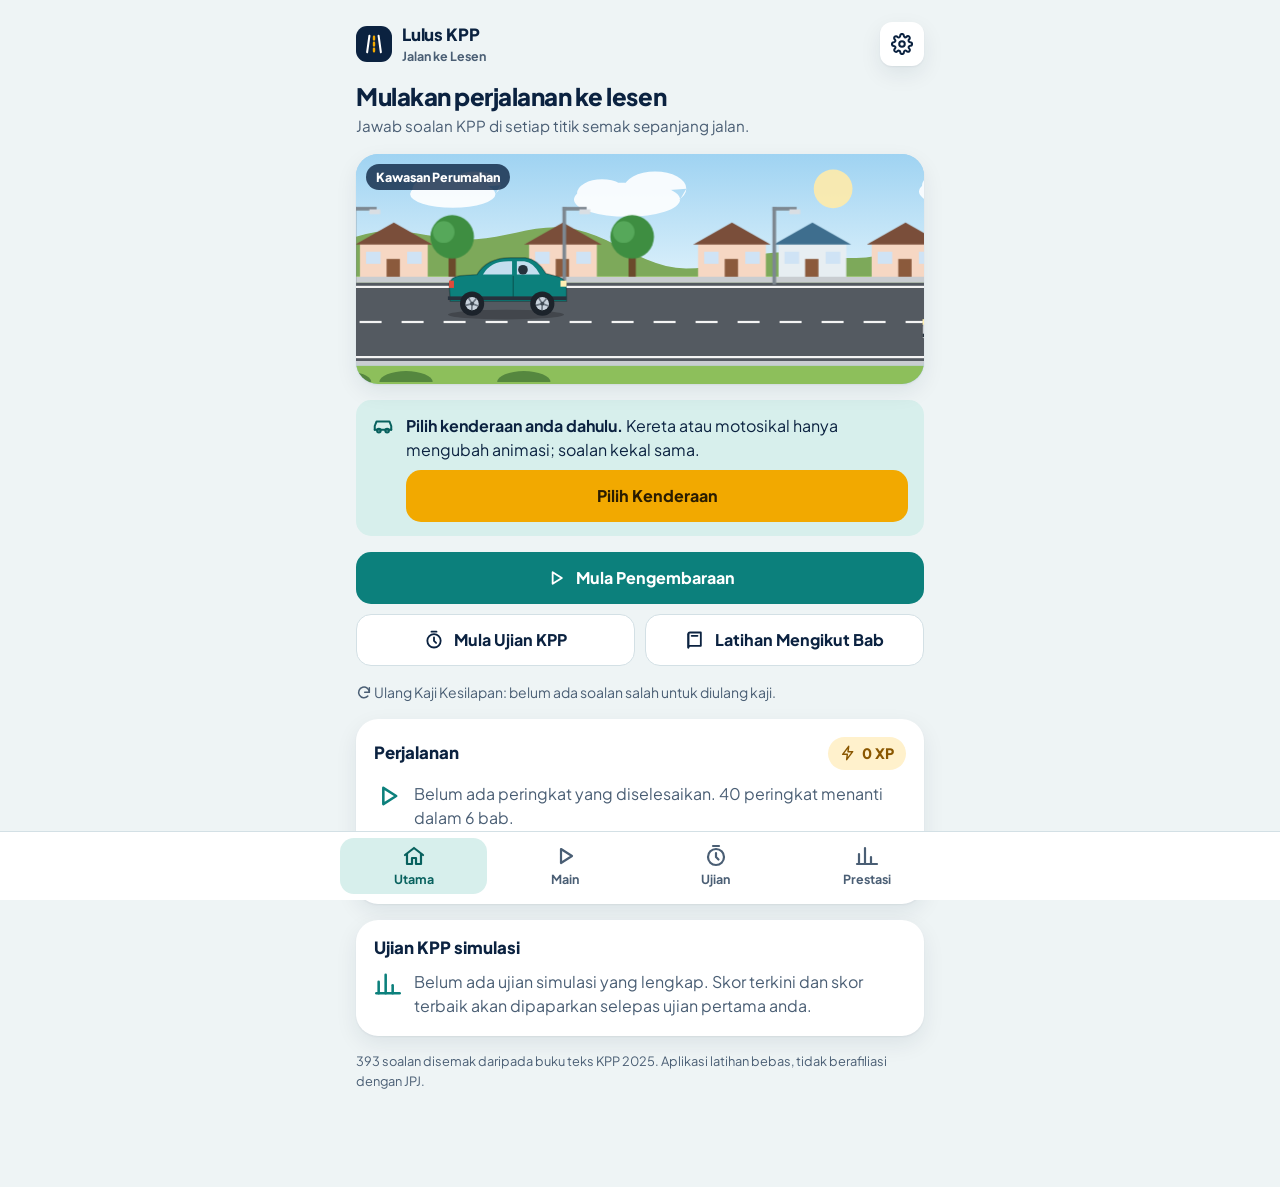
<file: app/index.html>
<!doctype html>
<html lang="ms">
<head>
<meta charset="utf-8">
<meta name="viewport" content="width=device-width, initial-scale=1, viewport-fit=cover">
<title>Lulus KPP: Jalan ke Lesen</title>
<meta name="claude:viewport-fit-sides" content="cover">
<meta name="description" content="Permainan pembelajaran teori KPP: pilih kereta atau motosikal, jawab soalan di setiap titik semak, dan cuba simulasi ujian KPP Gabungan 70 soalan.">
<meta name="theme-color" content="#0B2240">
<link rel="manifest" href="manifest.webmanifest">
<link rel="icon" href="assets/icon.svg" type="image/svg+xml">
<link rel="apple-touch-icon" href="assets/icon-192.png">
<link rel="preconnect" href="https://fonts.googleapis.com">
<link rel="preconnect" href="https://fonts.gstatic.com" crossorigin>
<link rel="stylesheet" href="https://fonts.googleapis.com/css2?family=Plus+Jakarta+Sans:wght@400;500;600;700;800&display=swap">
<link rel="stylesheet" href="css/app.css">
</head>
<body>
<div id="app" class="app">
  <div class="boot" id="boot" role="status">
    <div class="boot-mark" aria-hidden="true"></div>
    <p>Memuatkan soalan…</p>
  </div>
</div>
<script type="module" src="js/app.js"></script>
</body>
</html>
</file>
<file: app/css/app.css>
/* Layout: single phone column (max 600px) with a fixed bottom tab bar; play screens pin a road scene at the top with the question panel below. */
:root {
  --bg: #EEF4F5;
  --surface: #FFFFFF;
  --surface-2: #E5EFF1;
  --ink: #0B2240;
  --ink-2: #4A5E74;
  --line: #D3E0E5;
  --navy: #0B2240;
  --navy-2: #163A66;
  --on-navy: #FFFFFF;
  --on-navy-2: #B9CCDD;
  --teal: #0C807C;
  --teal-strong: #08615E;
  --teal-soft: #D7EFEC;
  --on-teal: #FFFFFF;
  --sun: #F2A900;
  --sun-soft: #FFF1CC;
  --on-sun: #2B1D00;
  --ok: #11704F;
  --ok-soft: #DFF3E9;
  --bad: #B3261E;
  --bad-soft: #FBE7E5;
  --warn: #8A5700;
  --warn-soft: #FFF0D2;
  --focus: #F2A900;
  --shadow: 0 1px 2px rgb(11 34 64 / 6%), 0 8px 22px rgb(11 34 64 / 8%);
  --font: "Plus Jakarta Sans", "Segoe UI", Roboto, "Helvetica Neue", Arial, sans-serif;
  --r-lg: 22px;
  --r-md: 15px;
  --r-sm: 10px;
  --nav-h: 68px;
  color-scheme: light;
}
@media (prefers-color-scheme: dark) {
  :root:not([data-theme="light"]) {
    --bg: #071426; --surface: #0E2240; --surface-2: #142C4E; --ink: #EAF2F6; --ink-2: #A8BBCD; --line: #22406A;
    --navy: #0A1C36; --navy-2: #163A66; --on-navy: #FFFFFF; --on-navy-2: #B9CCDD;
    --teal: #3BC2B9; --teal-strong: #7ADAD3; --teal-soft: #0F3B45; --on-teal: #062022;
    --sun: #F4BE3A; --sun-soft: #3A2E0D; --on-sun: #1E1500;
    --ok: #5FD3A0; --ok-soft: #0E3529; --bad: #FF9389; --bad-soft: #3E1A1A; --warn: #F4BE57; --warn-soft: #3A2B0D;
    --shadow: 0 1px 2px rgb(0 0 0 / 30%), 0 8px 22px rgb(0 0 0 / 28%);
    color-scheme: dark;
  }
}
:root[data-theme="dark"] {
  --bg: #071426; --surface: #0E2240; --surface-2: #142C4E; --ink: #EAF2F6; --ink-2: #A8BBCD; --line: #22406A;
  --navy: #0A1C36; --navy-2: #163A66; --on-navy: #FFFFFF; --on-navy-2: #B9CCDD;
  --teal: #3BC2B9; --teal-strong: #7ADAD3; --teal-soft: #0F3B45; --on-teal: #062022;
  --sun: #F4BE3A; --sun-soft: #3A2E0D; --on-sun: #1E1500;
  --ok: #5FD3A0; --ok-soft: #0E3529; --bad: #FF9389; --bad-soft: #3E1A1A; --warn: #F4BE57; --warn-soft: #3A2B0D;
  --shadow: 0 1px 2px rgb(0 0 0 / 30%), 0 8px 22px rgb(0 0 0 / 28%);
  color-scheme: dark;
}

*, *::before, *::after { box-sizing: border-box; }
html, body { height: 100%; }
body {
  margin: 0;
  background: var(--bg);
  color: var(--ink);
  font-family: var(--font);
  font-size: 1rem;
  line-height: 1.5;
  -webkit-font-smoothing: antialiased;
  -webkit-tap-highlight-color: transparent;
}
body::before { content: ""; position: fixed; inset: 0 0 auto; height: env(safe-area-inset-top, 0px); z-index: 30; background: var(--bg); }
img { max-width: 100%; }
button, input, select { font: inherit; color: inherit; }
button { cursor: pointer; }
:focus-visible { outline: 3px solid var(--focus); outline-offset: 2px; border-radius: 6px; }
h1, h2, h3 { line-height: 1.2; margin: 0; text-wrap: balance; }
p { margin: 0; }
.tnum { font-variant-numeric: tabular-nums; }
.visually-hidden { position: absolute !important; width: 1px; height: 1px; overflow: hidden; clip: rect(0 0 0 0); white-space: nowrap; }
.app { min-height: 100%; }

.screen {
  max-width: 600px; margin: 0 auto;
  padding-left: max(16px, env(safe-area-inset-left, 0px));
  padding-right: max(16px, env(safe-area-inset-right, 0px));
  padding-block: 12px calc(var(--nav-h) + 28px + env(safe-area-inset-bottom, 0px));
  display: flex; flex-direction: column; gap: 16px;
}
.screen.exam-screen { padding-block-end: calc(150px + env(safe-area-inset-bottom, 0px)); }
.screen.play-screen { padding-block-end: calc(110px + env(safe-area-inset-bottom, 0px)); gap: 12px; }

/* Motion: entrance only when motion is full */
.motion-full .screen { animation: enter .18s ease-out; }
@keyframes enter { from { opacity: .55; } to { opacity: 1; } }

/* ---------- Boot ---------- */
.boot { min-height: 100vh; display: grid; place-content: center; justify-items: center; gap: 14px; color: var(--ink-2); }
.boot-mark { width: 54px; height: 54px; border-radius: 16px; background: var(--navy); position: relative; overflow: hidden; }
.boot-mark::after { content: ""; position: absolute; left: 24px; top: -20px; width: 6px; height: 120px; background: repeating-linear-gradient(var(--teal) 0 12px, transparent 12px 22px); }

/* ---------- Header ---------- */
.topbar { display: flex; align-items: center; justify-content: space-between; gap: 12px; min-height: 44px; }
.brand { display: flex; align-items: center; gap: 10px; font-weight: 800; font-size: 1.05rem; letter-spacing: -0.01em; min-width: 0; }
.brand small { display: block; font-size: .78rem; color: var(--ink-2); font-weight: 700; letter-spacing: 0; }
.brand-mark { width: 36px; height: 36px; border-radius: 11px; background: var(--navy); display: grid; place-items: center; flex: none; }
.brand-mark svg { width: 22px; height: 22px; }
.title { font-size: 1.5rem; font-weight: 800; letter-spacing: -0.02em; }
.subtitle { color: var(--ink-2); font-size: .95rem; }
.back-btn { display: inline-flex; align-items: center; gap: 6px; border: 0; background: none; color: var(--teal-strong); font-weight: 700; padding: 10px 4px; min-height: 44px; }
.back-btn svg, .text-btn svg { width: 18px; height: 18px; }
.icon-link { border: 0; background: var(--surface); border-radius: 12px; min-width: 44px; min-height: 44px; display: inline-grid; place-items: center; color: var(--ink); box-shadow: var(--shadow); }
.icon-link svg { width: 22px; height: 22px; }

/* ---------- Scene ---------- */
.scene-card { position: relative; border-radius: var(--r-lg); overflow: hidden; background: #9FD3F2; box-shadow: var(--shadow); }
.scene-card canvas { display: block; width: 100%; height: 190px; }
.scene-card.tall canvas { height: 210px; }
.scene-card.short canvas { height: 150px; }
.play-screen.asking .scene-card canvas { height: 112px; }
.motion-full .play-screen .scene-card canvas { transition: height .3s ease; }
.scene-fallback { padding: 18px; background: var(--navy); color: var(--on-navy); }
.scene-badge { position: absolute; left: 10px; top: 10px; background: rgb(11 34 64 / 78%); color: #fff; border-radius: 999px; padding: 4px 10px; font-size: .78rem; font-weight: 800; }
.hero-text { display: flex; flex-direction: column; gap: 4px; }

/* Route progress */
.route { display: flex; align-items: center; gap: 10px; }
.route-track { position: relative; flex: 1; height: 22px; display: flex; align-items: center; }
.route-line { position: absolute; left: 0; right: 0; height: 6px; border-radius: 9px; background: var(--surface-2); }
.route-done { position: absolute; left: 0; height: 6px; border-radius: 9px; background: var(--teal); transition: width .5s ease; }
.motion-static .route-done { transition: none; }
.route-dots { position: absolute; inset: 0; display: flex; justify-content: space-between; align-items: center; }
.route-dot { width: 12px; height: 12px; border-radius: 50%; background: var(--surface); border: 2.5px solid var(--line); }
.route-dot.done { background: var(--teal); border-color: var(--teal); }
.route-dot.now { background: var(--sun); border-color: var(--sun); transform: scale(1.25); }
.route-flag { flex: none; color: var(--teal-strong); }
.route-flag svg { width: 22px; height: 22px; }
.route-label { font-weight: 800; font-size: .9rem; white-space: nowrap; }

/* ---------- Hero / home ---------- */
.home-actions { display: grid; grid-template-columns: 1fr 1fr; gap: 10px; }
.home-actions .btn-primary { grid-column: 1 / -1; }
.xp-chip { display: inline-flex; align-items: center; gap: 6px; padding: 6px 12px; border-radius: 999px; background: var(--sun-soft); color: var(--warn); font-weight: 800; font-size: .9rem; }
.xp-chip svg { width: 16px; height: 16px; }
.swatches { display: flex; flex-wrap: wrap; gap: 8px; }
.swatch { width: 30px; height: 30px; border-radius: 50%; border: 2px solid var(--line); display: inline-grid; place-items: center; }
.swatch.locked { opacity: .35; }
.swatch svg { width: 14px; height: 14px; color: #fff; }

/* ---------- Buttons ---------- */
.btn {
  display: inline-flex; align-items: center; justify-content: center; gap: 10px;
  min-height: 52px; padding: 12px 18px; border-radius: var(--r-md);
  border: 1.5px solid transparent; font-weight: 750; font-size: 1rem; text-align: center; line-height: 1.25;
  transition: transform .08s ease, background-color .15s ease;
}
.btn:active { transform: scale(.985); }
.btn[disabled] { opacity: .45; cursor: not-allowed; }
.btn-primary { background: var(--teal); color: var(--on-teal); }
.btn-primary:hover:not([disabled]) { background: var(--teal-strong); }
.btn-sun { background: var(--sun); color: var(--on-sun); }
.btn-secondary { background: var(--surface); color: var(--ink); border-color: var(--line); }
.btn-ghost { background: transparent; color: var(--teal-strong); }
.btn-danger { background: var(--bad); color: #fff; }
.btn-block { width: 100%; }
.btn-row { display: flex; flex-wrap: wrap; gap: 10px; }
.btn-row > .btn { flex: 1 1 140px; }
.btn-stack { display: flex; flex-direction: column; gap: 10px; }
.btn svg { width: 20px; height: 20px; flex: none; }
.text-btn { border: 0; background: none; color: var(--teal-strong); font-weight: 700; padding: 8px 0; min-height: 44px; display: inline-flex; align-items: center; gap: 6px; }

/* ---------- Cards ---------- */
.card { background: var(--surface); border-radius: var(--r-lg); padding: 18px; box-shadow: var(--shadow); display: flex; flex-direction: column; gap: 12px; min-width: 0; }
.card-title { font-size: 1.05rem; font-weight: 800; }
.card-head { display: flex; justify-content: space-between; align-items: center; gap: 10px; flex-wrap: wrap; }
.muted { color: var(--ink-2); }
.small { font-size: .875rem; }
.eyebrow { font-size: .74rem; font-weight: 800; letter-spacing: .08em; text-transform: uppercase; color: var(--ink-2); }
.notice { border-radius: var(--r-md); padding: 14px 16px; display: flex; gap: 12px; align-items: flex-start; background: var(--warn-soft); color: var(--ink); }
.notice.info { background: var(--teal-soft); }
.notice svg { width: 22px; height: 22px; flex: none; color: var(--warn); margin-top: 1px; }
.notice.info svg { color: var(--teal-strong); }
.notice > div { display: flex; flex-direction: column; gap: 8px; min-width: 0; }
.resume { border: 2px solid var(--teal); }
.resume .clock { font-size: 1.5rem; font-weight: 800; }
.stats { display: grid; grid-template-columns: repeat(3, 1fr); gap: 8px; }
.stats.four { grid-template-columns: repeat(2, 1fr); }
.stat { background: var(--surface-2); border-radius: var(--r-md); padding: 12px 10px; display: flex; flex-direction: column; gap: 2px; min-width: 0; }
.stat .v { font-size: 1.3rem; font-weight: 800; font-variant-numeric: tabular-nums; }
.stat .k { font-size: .78rem; color: var(--ink-2); font-weight: 650; display: flex; align-items: center; gap: 5px; }
.stat .k svg { width: 14px; height: 14px; }
.k-ok { color: var(--ok) !important; } .k-bad { color: var(--bad) !important; }
.empty { color: var(--ink-2); display: flex; gap: 12px; align-items: flex-start; }
.empty svg { width: 28px; height: 28px; flex: none; color: var(--teal); }
.list { list-style: none; margin: 0; padding: 0; display: flex; flex-direction: column; }
.list li + li { border-top: 1px solid var(--line); }
.row-btn { width: 100%; border: 0; background: none; text-align: left; padding: 12px 2px; display: flex; align-items: center; gap: 12px; min-height: 56px; }
.row-btn .grow { flex: 1; min-width: 0; display: flex; flex-direction: column; }
.row-btn .chev { color: var(--ink-2); width: 18px; height: 18px; flex: none; }
.bar { height: 8px; border-radius: 999px; background: var(--surface-2); overflow: hidden; }
.bar > i { display: block; height: 100%; background: var(--teal); border-radius: inherit; }
.bar.sun > i { background: var(--sun); }

/* ---------- Pills ---------- */
.pill { display: inline-flex; align-items: center; gap: 6px; font-size: .8rem; font-weight: 800; padding: 4px 10px; border-radius: 999px; white-space: nowrap; }
.pill svg { width: 14px; height: 14px; }
.pill-ok { background: var(--ok-soft); color: var(--ok); }
.pill-bad { background: var(--bad-soft); color: var(--bad); }
.pill-neutral { background: var(--surface-2); color: var(--ink-2); }
.pill-teal { background: var(--teal-soft); color: var(--teal-strong); }
.pill-sun { background: var(--sun-soft); color: var(--warn); }

/* ---------- Choice controls ---------- */
.field { display: flex; flex-direction: column; gap: 8px; border: 0; padding: 0; margin: 0; min-width: 0; }
.field legend { font-weight: 800; margin-bottom: 8px; padding: 0; }
.seg { display: grid; grid-template-columns: repeat(auto-fit, minmax(80px, 1fr)); gap: 8px; }
.seg input, .choice input, .switch input { position: absolute; opacity: 0; pointer-events: none; }
.seg span { display: flex; align-items: center; justify-content: center; text-align: center; min-height: 46px; padding: 8px 10px; border: 1.5px solid var(--line); border-radius: var(--r-sm); background: var(--surface); font-weight: 700; font-size: .93rem; }
.seg input:checked + span { border-color: var(--teal); background: var(--teal-soft); color: var(--teal-strong); }
.seg input:focus-visible + span, .choice input:focus-visible + span, .switch input:focus-visible + span { outline: 3px solid var(--focus); outline-offset: 2px; }
.choice-list { display: flex; flex-direction: column; gap: 8px; }
.choice span { display: flex; align-items: center; gap: 12px; padding: 12px 14px; min-height: 56px; border: 1.5px solid var(--line); border-radius: var(--r-md); background: var(--surface); }
.choice span b { flex: 1; font-weight: 700; }
.choice span i { font-style: normal; color: var(--ink-2); font-size: .85rem; font-variant-numeric: tabular-nums; }
.choice input:checked + span { border-color: var(--teal); background: var(--teal-soft); }
.choice .num { width: 30px; height: 30px; border-radius: 9px; background: var(--surface-2); display: grid; place-items: center; font-weight: 800; font-size: .9rem; flex: none; }
.choice input:checked + span .num { background: var(--teal); color: var(--on-teal); }
.switch { display: flex; align-items: center; justify-content: space-between; gap: 12px; min-height: 52px; cursor: pointer; }
.switch .lbl { display: flex; flex-direction: column; }
.switch .track { width: 50px; height: 30px; border-radius: 999px; background: var(--line); position: relative; flex: none; transition: background .15s; }
.switch .track::after { content: ""; position: absolute; top: 3px; left: 3px; width: 24px; height: 24px; border-radius: 50%; background: #fff; box-shadow: 0 1px 3px rgb(0 0 0 / 25%); transition: transform .15s; }
.switch input:checked + .track { background: var(--teal); }
.switch input:checked + .track::after { transform: translateX(20px); }

/* ---------- Vehicle picker ---------- */
.veh-grid { display: grid; grid-template-columns: 1fr 1fr; gap: 10px; }
.veh-card { border: 2px solid var(--line); background: var(--surface); border-radius: var(--r-lg); padding: 12px; display: flex; flex-direction: column; align-items: center; gap: 6px; font-weight: 800; min-height: 140px; }
.veh-card[aria-checked="true"] { border-color: var(--teal); background: var(--teal-soft); }
.veh-card canvas { width: 100%; height: 84px; }
.colour-grid { display: flex; flex-wrap: wrap; gap: 10px; }
.colour-btn { display: flex; flex-direction: column; align-items: center; gap: 4px; border: 0; background: none; min-width: 64px; font-size: .75rem; font-weight: 700; color: var(--ink-2); }
.colour-btn .dot { width: 44px; height: 44px; border-radius: 50%; border: 3px solid var(--surface); box-shadow: 0 0 0 2px var(--line); display: grid; place-items: center; }
.colour-btn[aria-checked="true"] .dot { box-shadow: 0 0 0 3px var(--teal); }
.colour-btn[disabled] { opacity: .5; cursor: not-allowed; }
.colour-btn .dot svg { width: 18px; height: 18px; color: #fff; filter: drop-shadow(0 1px 1px rgb(0 0 0 / 50%)); }

/* ---------- Adventure map ---------- */
.tabs { display: grid; grid-template-columns: 1fr 1fr; gap: 6px; background: var(--surface-2); padding: 5px; border-radius: 14px; }
.tabs button { min-height: 44px; border: 0; border-radius: 10px; background: transparent; font-weight: 800; color: var(--ink-2); }
.tabs button[aria-selected="true"] { background: var(--surface); color: var(--ink); box-shadow: var(--shadow); }
.chapter { gap: 10px; }
.chapter-head { display: flex; gap: 12px; align-items: center; }
.ch-num { width: 42px; height: 42px; border-radius: 13px; background: var(--navy); color: var(--on-navy); display: grid; place-items: center; font-weight: 800; flex: none; }
.ch-num.done { background: var(--sun); color: var(--on-sun); }
.chapter-head .grow { flex: 1; min-width: 0; display: flex; flex-direction: column; gap: 6px; }
.stages { display: grid; grid-template-columns: repeat(auto-fill, minmax(62px, 1fr)); gap: 8px; }
.stage { min-height: 62px; border-radius: 14px; border: 1.5px solid var(--line); background: var(--surface); display: flex; flex-direction: column; align-items: center; justify-content: center; gap: 2px; font-weight: 800; position: relative; }
.stage small { font-size: .66rem; font-weight: 700; color: var(--ink-2); }
.stage.done { background: var(--teal-soft); border-color: var(--teal); }
.stage.next { border-color: var(--sun); box-shadow: 0 0 0 2px var(--sun); }
.stage[disabled] { opacity: .5; cursor: not-allowed; }
.stage svg { width: 14px; height: 14px; }
.stage .star { position: absolute; top: 4px; right: 5px; color: var(--sun); }

/* ---------- Question ---------- */
.q-meta { display: flex; justify-content: space-between; align-items: center; gap: 10px; flex-wrap: wrap; }
.q-count { font-weight: 800; }
.q-card { gap: 14px; }
.motion-full .q-card.enter { animation: panelUp .28s ease-out both; }
@keyframes panelUp { from { transform: translateY(18px); opacity: 0; } to { transform: none; opacity: 1; } }
.q-text { font-size: 1.12rem; font-weight: 750; line-height: 1.45; }
.q-figure { margin: 0; display: flex; flex-direction: column; align-items: center; gap: 6px; background: var(--surface-2); border-radius: var(--r-md); padding: 12px; }
.q-figure img { width: 160px; max-width: 55vw; height: auto; display: block; }
.q-figure .diag { width: 100%; max-width: 360px; height: auto; display: block; border-radius: 10px; }
.q-figure .diag-junction { max-width: 200px; }
.q-figure details { align-self: stretch; font-size: .85rem; color: var(--ink-2); }
.q-figure summary { cursor: pointer; font-weight: 700; min-height: 32px; display: flex; align-items: center; }
.img-missing { border: 1.5px dashed var(--line); border-radius: var(--r-md); padding: 14px; color: var(--ink-2); font-size: .9rem; }
.driving-note { display: flex; align-items: center; justify-content: space-between; gap: 12px; padding: 14px 16px; border-radius: var(--r-md); background: var(--surface); box-shadow: var(--shadow); font-weight: 700; color: var(--ink-2); }

.options { position: relative; display: grid; grid-template-columns: 1fr; gap: 10px; }
.options.pics { grid-template-columns: 1fr 1fr; }
.opt {
  width: 100%; display: flex; align-items: flex-start; gap: 12px; text-align: left;
  min-height: 58px; padding: 12px 14px; border-radius: var(--r-md);
  border: 1.5px solid var(--line); background: var(--surface);
  transition: border-color .15s ease, background-color .15s ease, box-shadow .15s ease;
  position: relative;
}
.options.pics .opt { flex-direction: column; align-items: stretch; gap: 8px; padding: 10px; }
.opt .letter { width: 30px; height: 30px; flex: none; border-radius: 9px; display: grid; place-items: center; font-weight: 800; background: var(--surface-2); }
.opt .txt { flex: 1; padding-top: 3px; min-width: 0; }
.options.pics .opt .txt { font-size: .82rem; color: var(--ink-2); padding-top: 0; }
.opt-fig { display: flex; justify-content: center; align-items: center; background: var(--surface-2); border-radius: 10px; padding: 8px; }
.opt-fig img { width: 100%; max-width: 120px; height: auto; display: block; }
.opt-fig .diag { width: 100%; max-width: 150px; height: auto; display: block; }
.opt-head { display: flex; align-items: center; justify-content: space-between; gap: 6px; }
.opt .mark { flex: none; display: flex; align-items: center; gap: 4px; font-size: .8rem; font-weight: 800; padding-top: 5px; }
.opt .txt .mark { padding-top: 4px; }
.options.pics .opt .mark { padding-top: 0; }
.opt .mark svg { width: 18px; height: 18px; }
.opt[aria-checked="true"] { border-color: var(--teal); background: var(--teal-soft); box-shadow: 0 0 0 3px rgb(12 128 124 / 22%); }
.opt[aria-checked="true"] .letter { background: var(--teal); color: var(--on-teal); }
.opt.is-correct { border-color: var(--ok); background: var(--ok-soft); box-shadow: inset 0 0 0 1px var(--ok); }
.opt.is-correct .letter { background: var(--ok); color: var(--surface); }
.opt.is-correct .mark { color: var(--ok); }
.opt.is-wrong { border-color: var(--bad); background: var(--bad-soft); box-shadow: inset 0 0 0 1px var(--bad); }
.opt.is-wrong .letter { background: var(--bad); color: var(--surface); }
.opt.is-wrong .mark { color: var(--bad); }
.opt[disabled] { cursor: default; }
/* Cards animate in once, then stay still */
.motion-full .options.deal .opt { animation: deal .32s cubic-bezier(.2,.8,.3,1) both; }
.motion-full .options.deal .opt:nth-child(2) { animation-delay: .06s; }
.motion-full .options.deal .opt:nth-child(3) { animation-delay: .12s; }
.motion-full .options.deal .opt:nth-child(4) { animation-delay: .18s; }
.motion-full .options.deal .opt:nth-child(5) { animation-delay: .24s; }
@keyframes deal { from { transform: translateY(14px) scale(.97); opacity: 0; } to { transform: none; opacity: 1; } }
.motion-full .opt.pop { animation: pop .18s ease-out; }
@keyframes pop { 50% { transform: scale(1.025); } }
.veh-marker { position: absolute; left: -6px; top: 0; width: 34px; height: 24px; border-radius: 8px; background: var(--sun); display: grid; place-items: center; box-shadow: var(--shadow); opacity: 0; pointer-events: none; z-index: 2; transform: translate(-50%, 0); }
.veh-marker svg { width: 26px; height: 18px; }
.veh-marker.on { opacity: 1; }
.motion-full .veh-marker { transition: top .25s ease, left .25s ease, opacity .15s; }

.confirm-bar {
  position: fixed; left: 0; right: 0; bottom: 0; z-index: 25;
  background: var(--surface); border-top: 1px solid var(--line);
  padding: 10px max(16px, env(safe-area-inset-right, 0px)) calc(10px + env(safe-area-inset-bottom, 0px)) max(16px, env(safe-area-inset-left, 0px));
}
.confirm-inner { max-width: 600px; margin: 0 auto; display: flex; gap: 10px; }
.confirm-inner .btn { flex: 1; }
.confirm-inner .btn-secondary { flex: 0 0 auto; }

.feedback { border-radius: var(--r-md); padding: 14px 16px; display: flex; flex-direction: column; gap: 8px; }
.feedback.ok { background: var(--ok-soft); }
.feedback.bad { background: var(--bad-soft); }
.feedback .verdict { display: flex; align-items: center; gap: 8px; font-weight: 800; font-size: 1.15rem; }
.feedback.ok .verdict { color: var(--ok); }
.feedback.bad .verdict { color: var(--bad); }
.feedback .verdict svg { width: 26px; height: 26px; }
.motion-full .feedback .verdict .draw path { stroke-dasharray: 30; stroke-dashoffset: 30; animation: draw .35s .05s ease-out forwards; }
@keyframes draw { to { stroke-dashoffset: 0; } }
.motion-full .feedback.ok { animation: glow .6s ease-out; }
@keyframes glow { from { box-shadow: 0 0 0 0 rgb(17 112 79 / 35%); } to { box-shadow: 0 0 0 12px rgb(17 112 79 / 0%); } }
.xp-gain { align-self: flex-start; }
.source { font-size: .82rem; color: var(--ink-2); }
.icon-btn { border: 1.5px solid var(--line); background: var(--surface); border-radius: 12px; min-width: 44px; min-height: 44px; display: inline-flex; align-items: center; justify-content: center; gap: 6px; padding: 6px 10px; font-weight: 700; font-size: .85rem; }
.icon-btn svg { width: 20px; height: 20px; }
.icon-btn[aria-pressed="true"] { border-color: var(--teal); background: var(--teal-soft); color: var(--teal-strong); }

/* Diagrams: animated arrows only with full motion */
.motion-full .diag .anim-arrow { stroke-dasharray: 100; stroke-dashoffset: 100; animation: arrow 1.1s .2s ease-out forwards; }
@keyframes arrow { to { stroke-dashoffset: 0; } }
.motion-full .diag .anim-pulse { animation: pulse 1.6s ease-in-out 2; transform-box: fill-box; transform-origin: center; }
@keyframes pulse { 50% { transform: scale(1.12); } }

/* ---------- Exam chrome ---------- */
.exam-head {
  position: sticky; top: env(safe-area-inset-top, 0px); z-index: 20;
  background: var(--navy); color: var(--on-navy);
  margin-inline: calc(-1 * max(16px, env(safe-area-inset-left, 0px)));
  padding: 10px max(16px, env(safe-area-inset-right, 0px)) 10px max(16px, env(safe-area-inset-left, 0px));
  display: flex; flex-direction: column; gap: 6px;
  background-image: linear-gradient(180deg, rgb(255 255 255 / 0%), rgb(255 255 255 / 0%)), repeating-linear-gradient(90deg, transparent 0 26px, rgb(255 255 255 / 10%) 26px 46px);
  background-size: 100% 100%, 100% 3px; background-repeat: no-repeat; background-position: 0 0, 0 100%;
}
.eh-row { display: flex; align-items: center; justify-content: space-between; gap: 12px; }
.exam-head .name { font-size: .8rem; color: var(--on-navy-2); font-weight: 700; }
.exam-head .count { font-weight: 800; font-size: 1.05rem; }
.timer { display: flex; align-items: center; gap: 8px; font-size: 1.4rem; font-weight: 800; font-variant-numeric: tabular-nums; padding: 4px 12px; border-radius: 12px; background: rgb(255 255 255 / 10%); }
.timer svg { width: 20px; height: 20px; }
.timer.low { background: #FFE2DE; color: #8C1D18; }
.exam-head .btn-exit { border: 1px solid rgb(255 255 255 / 28%); background: transparent; color: var(--on-navy); border-radius: 10px; min-height: 40px; padding: 4px 10px; font-weight: 700; font-size: .85rem; }
.exam-screen .opt { transition: border-color .08s ease, background-color .08s ease; }
.exam-bar { position: fixed; left: 0; right: 0; bottom: 0; z-index: 25; background: var(--surface); border-top: 1px solid var(--line); padding: 10px max(16px, env(safe-area-inset-right, 0px)) calc(10px + env(safe-area-inset-bottom, 0px)) max(16px, env(safe-area-inset-left, 0px)); }
.exam-bar-inner { max-width: 600px; margin: 0 auto; display: grid; grid-template-columns: 1fr auto 1fr; gap: 8px; }
.exam-bar .btn { min-height: 50px; padding: 8px 10px; }
.exam-bar .btn[aria-pressed="true"] { background: var(--warn-soft); border-color: var(--warn); color: var(--warn); }
.exam-bar-sub { max-width: 600px; margin: 8px auto 0; display: grid; grid-template-columns: 1fr 1fr; gap: 8px; }
.exam-bar-sub .btn { min-height: 44px; font-size: .92rem; }

/* Palette */
.palette { display: grid; grid-template-columns: repeat(auto-fill, minmax(46px, 1fr)); gap: 8px; }
.pal { position: relative; min-height: 46px; border-radius: 10px; border: 1.5px solid var(--line); background: var(--surface); font-weight: 800; font-variant-numeric: tabular-nums; display: grid; place-items: center; }
.pal.answered { background: var(--teal); border-color: var(--teal); color: var(--on-teal); }
.pal.current { box-shadow: 0 0 0 3px var(--ink); }
.pal .flag { position: absolute; top: -6px; right: -6px; width: 20px; height: 20px; border-radius: 50%; background: var(--warn); color: var(--surface); display: grid; place-items: center; }
.pal .flag svg { width: 12px; height: 12px; }
.legend { display: flex; flex-wrap: wrap; gap: 10px 16px; font-size: .82rem; color: var(--ink-2); }
.legend span { display: inline-flex; align-items: center; gap: 6px; }
.sw { width: 18px; height: 18px; border-radius: 5px; border: 1.5px solid var(--line); background: var(--surface); display: inline-block; }
.sw.a { background: var(--teal); border-color: var(--teal); }
.sw.c { box-shadow: 0 0 0 2px var(--ink); }
.sw.f { background: var(--warn); border-color: var(--warn); border-radius: 50%; }

/* Sheet */
.sheet-backdrop { position: fixed; inset: 0; z-index: 40; background: rgb(4 12 24 / 55%); display: flex; align-items: flex-end; justify-content: center; }
.sheet { background: var(--bg); width: 100%; max-width: 600px; max-height: 88vh; overflow-y: auto; border-radius: 22px 22px 0 0; padding: 18px max(16px, env(safe-area-inset-right, 0px)) calc(20px + env(safe-area-inset-bottom, 0px)) max(16px, env(safe-area-inset-left, 0px)); display: flex; flex-direction: column; gap: 14px; }
.motion-full .sheet { animation: up .2s ease-out; }
@keyframes up { from { transform: translateY(24px); } }
.sheet h2 { font-size: 1.25rem; font-weight: 800; }
.sheet-handle { width: 44px; height: 5px; border-radius: 9px; background: var(--line); align-self: center; }

/* Results */
.verdict-card { border-radius: var(--r-lg); padding: 20px; display: flex; flex-direction: column; gap: 8px; }
.verdict-card.pass { background: var(--ok-soft); }
.verdict-card.fail { background: var(--bad-soft); }
.verdict-card.neutral { background: var(--teal-soft); }
.verdict-badge { display: inline-flex; align-items: center; gap: 10px; font-size: 1.9rem; font-weight: 800; letter-spacing: .02em; }
.verdict-card.pass .verdict-badge { color: var(--ok); }
.verdict-card.fail .verdict-badge { color: var(--bad); }
.verdict-badge svg { width: 34px; height: 34px; }
.big-score { font-size: 1.2rem; font-weight: 800; }
.big-score .n { font-size: 2.5rem; letter-spacing: -0.03em; font-variant-numeric: tabular-nums; }
.chbars { display: flex; flex-direction: column; gap: 12px; }
.chbar { display: flex; flex-direction: column; gap: 6px; }
.chbar .lbl { display: flex; justify-content: space-between; gap: 10px; font-size: .9rem; }
.chbar .lbl b { font-weight: 700; min-width: 0; }
.badges { display: flex; flex-wrap: wrap; gap: 8px; }
.badge { display: inline-flex; align-items: center; gap: 8px; padding: 8px 12px; border-radius: 12px; background: var(--sun-soft); font-weight: 800; font-size: .88rem; }
.badge svg { width: 18px; height: 18px; color: var(--warn); }
.badge.locked { background: var(--surface-2); color: var(--ink-2); font-weight: 700; }
.badge.locked svg { color: var(--ink-2); }

/* Review */
.filters { display: flex; flex-wrap: wrap; gap: 8px; }
.filters button { flex: none; min-height: 42px; padding: 6px 14px; border-radius: 999px; border: 1.5px solid var(--line); background: var(--surface); font-weight: 700; font-size: .9rem; }
.filters button[aria-pressed="true"] { background: var(--navy); color: var(--on-navy); border-color: var(--navy); }
.review-item .ans { display: flex; flex-direction: column; gap: 6px; }
.ans-line { display: flex; gap: 8px; align-items: flex-start; padding: 10px 12px; border-radius: var(--r-sm); background: var(--surface-2); font-size: .95rem; }
.ans-line svg { width: 18px; height: 18px; flex: none; margin-top: 2px; }
.ans-line.ok { background: var(--ok-soft); } .ans-line.ok svg { color: var(--ok); }
.ans-line.bad { background: var(--bad-soft); } .ans-line.bad svg { color: var(--bad); }
.ans-line b { font-weight: 800; }
.ans-line img, .ans-line .diag { width: 64px; height: auto; flex: none; border-radius: 6px; background: var(--surface); }

/* Bottom nav */
.tabbar { position: fixed; left: 0; right: 0; bottom: 0; z-index: 25; background: var(--surface); border-top: 1px solid var(--line); padding: 6px max(8px, env(safe-area-inset-right, 0px)) calc(6px + env(safe-area-inset-bottom, 0px)) max(8px, env(safe-area-inset-left, 0px)); }
.tabbar ul { max-width: 600px; margin: 0 auto; padding: 0; list-style: none; display: grid; grid-template-columns: repeat(4, 1fr); gap: 4px; }
.tab { width: 100%; min-height: 56px; border: 0; background: none; border-radius: 14px; display: flex; flex-direction: column; align-items: center; justify-content: center; gap: 2px; color: var(--ink-2); font-size: .78rem; font-weight: 700; }
.tab svg { width: 24px; height: 24px; }
.tab[aria-current="page"] { color: var(--teal-strong); background: var(--teal-soft); }

.footnote { font-size: .8rem; color: var(--ink-2); }
.kv { display: grid; grid-template-columns: auto 1fr; gap: 6px 14px; font-size: .92rem; }
.kv dt { color: var(--ink-2); }
.kv dd { margin: 0; font-weight: 600; min-width: 0; overflow-wrap: anywhere; }
a { color: var(--teal-strong); }
.prose { display: flex; flex-direction: column; gap: 10px; }
.prose ul { margin: 0; padding-left: 20px; display: flex; flex-direction: column; gap: 6px; }

@media (min-width: 720px) {
  .screen { padding-top: 22px; }
  .scene-card canvas { height: 230px; }
  .options.pics { grid-template-columns: repeat(4, 1fr); }
}
@media (max-width: 360px) {
  .options.pics { grid-template-columns: 1fr 1fr; gap: 8px; }
  .home-actions { grid-template-columns: 1fr; }
}
</file>
